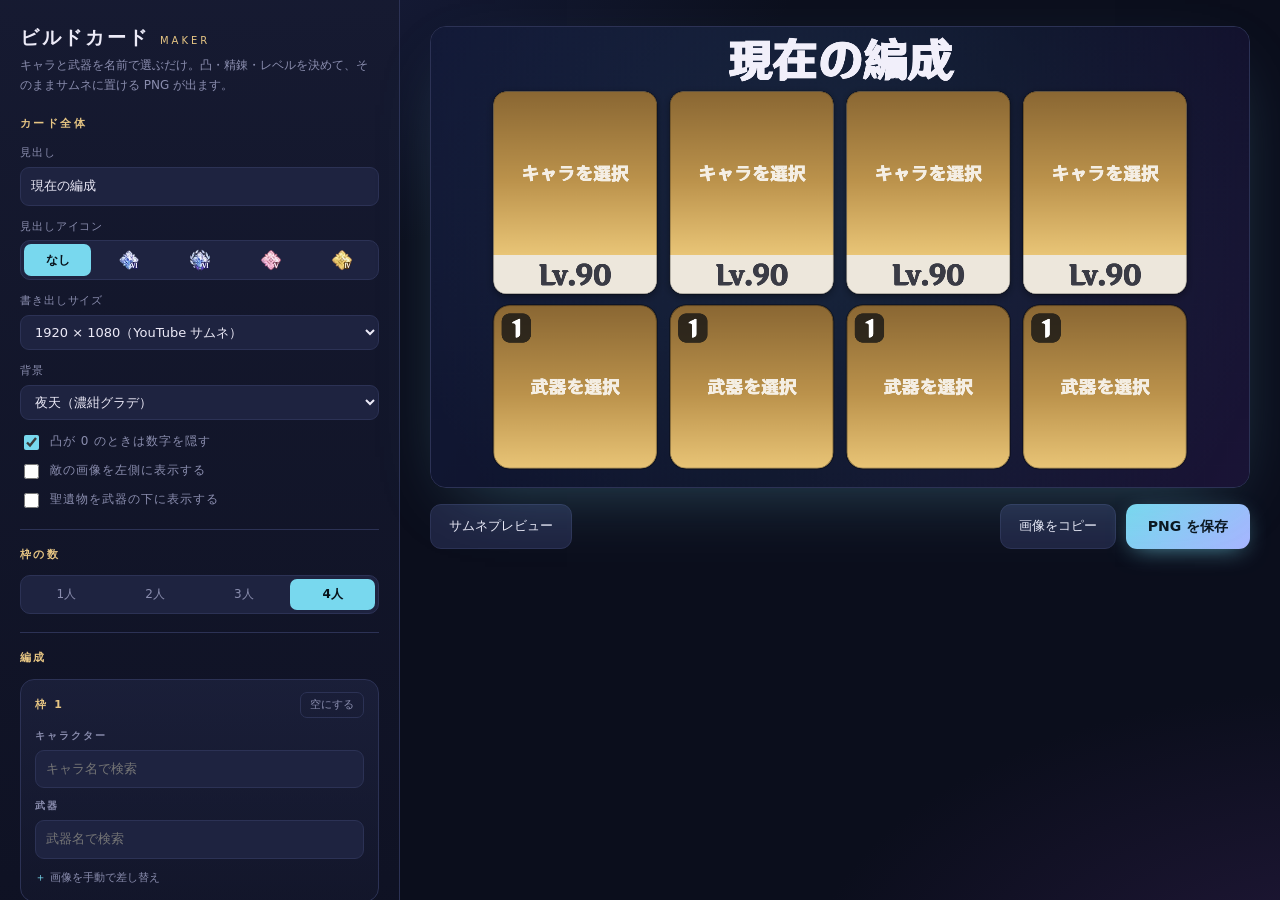
<file: build-card-maker.html>
<!DOCTYPE html>
<html lang="ja">
<head>
<meta charset="utf-8">
<meta name="viewport" content="width=device-width, initial-scale=1">
<title>ビルドカード メーカー</title>
<style>
  /* カード（キャンバス）描画用フォント。UI パネルには使いません。 */
  @font-face{ font-family:"CardFont"; src:url("./zhcn.ttf") format("truetype"); font-display:swap; }
  :root{
    --void:#0B0E1C;
    --panel:#161A31;
    --panel-2:#1E2340;
    --line:#2C3255;
    --ink:#ECEAF7;
    --muted:#8A8DAE;
    --gold:#E6C583;
    --glow:#78D8EE;
  }
  *{box-sizing:border-box}
  html,body{margin:0;height:100%}
  body{
    background:
      radial-gradient(1100px 600px at 12% -10%, #1B2246 0%, transparent 60%),
      radial-gradient(900px 500px at 105% 110%, #22183A 0%, transparent 60%),
      var(--void);
    color:var(--ink);
    font-family:"Hiragino Kaku Gothic ProN","Hiragino Sans","Yu Gothic","Noto Sans JP",system-ui,sans-serif;
    font-size:14px;
    line-height:1.6;
  }
  .wrap{display:grid;grid-template-columns:400px 1fr;min-height:100%}
  @media (max-width:900px){ .wrap{grid-template-columns:1fr} }

  /* ---- side ---- */
  .side{
    background:linear-gradient(180deg,rgba(22,26,49,.96),rgba(15,18,36,.96));
    border-right:1px solid var(--line);
    padding:22px 20px 60px;
    overflow-y:auto;
    max-height:100vh;
  }
  @media (max-width:900px){ .side{max-height:none;border-right:none;border-bottom:1px solid var(--line)} }

  .brand{display:flex;align-items:baseline;gap:10px;margin-bottom:4px}
  .brand h1{ font-size:19px;margin:0;letter-spacing:.14em;font-weight:600; }
  .brand span{font-size:10px;letter-spacing:.3em;color:var(--gold);text-transform:uppercase}
  .lede{color:var(--muted);font-size:12px;margin:0 0 20px}

  .group{border-top:1px solid var(--line);padding-top:16px;margin-top:18px}
  .group > h2{ font-size:11px;letter-spacing:.22em;color:var(--gold); margin:0 0 12px;font-weight:600; }
  label{display:block;font-size:11px;color:var(--muted);margin:0 0 5px;letter-spacing:.08em}

  input[type=text], select{
    width:100%;background:var(--panel-2);border:1px solid var(--line);
    color:var(--ink);border-radius:9px;padding:8px 10px;font:inherit;font-size:13px;
    transition:border-color .15s, box-shadow .15s;
  }
  input[type=text]:focus, select:focus{
    outline:none;border-color:var(--glow);box-shadow:0 0 0 3px rgba(120,216,238,.16);
  }
  .field{margin-bottom:12px}

  .seg{display:flex;gap:4px;background:var(--panel-2);border:1px solid var(--line);border-radius:10px;padding:3px}
  .seg button{
    flex:1;background:none;border:none;color:var(--muted);font:inherit;font-size:12px;
    padding:6px 2px;border-radius:7px;cursor:pointer;transition:.15s;
  }
  .seg button:hover{color:var(--ink)}
  .seg button[aria-pressed=true]{background:var(--glow);color:#08121A;font-weight:600}
  .seg button:focus-visible{outline:2px solid var(--glow);outline-offset:2px}

  .check{display:flex;align-items:center;gap:8px;margin-bottom:8px;color:var(--muted);font-size:12px;cursor:pointer}
  .check input{accent-color:var(--glow);width:15px;height:15px}

  /* slot cards */
  .slot{
    border:1px solid var(--line);border-radius:14px;padding:14px;margin-bottom:12px;
    background:linear-gradient(180deg,rgba(30,35,64,.7),rgba(22,26,49,.5));
  }
  .slot.focus{border-color:var(--glow);box-shadow:0 0 0 3px rgba(120,216,238,.16)}
  .slot > header{ display:flex;align-items:center;gap:8px;margin:-2px 0 10px; }
  .slot > header b{font-size:11px;letter-spacing:.2em;color:var(--gold);font-weight:600}
  .slot > header .sp{flex:1}
  .mini{
    background:none;border:1px solid var(--line);color:var(--muted);
    border-radius:7px;font:inherit;font-size:11px;padding:3px 9px;cursor:pointer;transition:.15s;
  }
  .mini:hover{border-color:var(--glow);color:var(--ink)}

  .seclabel{font-size:10px;letter-spacing:.2em;color:var(--muted);margin:10px 0 6px;font-weight:600}

  /* search */
  .search{position:relative;margin-bottom:4px}
  .s-input{width:100%}
  .results{
    position:absolute;left:0;right:0;top:calc(100% + 4px);z-index:9;
    background:var(--panel);border:1px solid var(--line);border-radius:10px;
    max-height:260px;overflow-y:auto;box-shadow:0 18px 40px -18px rgba(0,0,0,.8);
  }
  .result{display:flex;align-items:center;gap:9px;padding:7px 9px;cursor:pointer;border-bottom:1px solid rgba(255,255,255,.04)}
  .result:last-child{border-bottom:none}
  .result:hover{background:var(--panel-2)}
  .result.muted{color:var(--muted);font-size:12px;justify-content:center;cursor:default}
  .res-th{width:34px;height:34px;border-radius:8px;flex:none;background:var(--void) center/cover no-repeat;border:1px solid var(--line)}
  .res-tx{min-width:0;line-height:1.3}
  .res-tx b{display:block;font-size:12.5px;color:var(--ink);font-weight:500}
  .res-tx span{font-size:10.5px;color:var(--muted)}
  .res-tx .motif{color:var(--gold);font-style:normal;font-weight:600}
  /* レア度ラベル（暗い背景でも読める明度に調整） */
  .star{font-style:normal;font-weight:700}
  .star.s5{color:#F0C46A}
  .star.s4{color:#C6A2FF}
  .star.s3{color:#7FC9EC}

  /* selected chip */
  .chip{display:flex;align-items:center;gap:9px;padding:7px 9px;border:1px solid var(--line);border-radius:10px;background:rgba(11,14,28,.4);margin-bottom:4px}
  .chip-th{width:36px;height:36px;border-radius:8px;flex:none;background:var(--void) center/cover no-repeat;border:1px solid var(--line)}
  .chip-tx{flex:1;min-width:0;line-height:1.3}
  .chip-tx b{display:block;font-size:13px;color:var(--ink);font-weight:500;white-space:nowrap;overflow:hidden;text-overflow:ellipsis}
  .chip-tx span{font-size:10.5px;color:var(--muted)}

  /* param row */
  .prow{display:flex;gap:8px;margin:8px 0 2px}
  .prow > .lb{flex:1;min-width:0}
  .lb label{margin-bottom:4px}
  .stepper{display:flex;align-items:center;gap:5px}
  .stepper button{
    width:24px;height:26px;flex:none;border-radius:7px;border:1px solid var(--line);
    background:var(--panel-2);color:var(--ink);font:inherit;font-size:14px;cursor:pointer;line-height:1;
  }
  .stepper button:hover{border-color:var(--glow)}
  .stepper .val{
    flex:1;text-align:center;font-size:12.5px;font-variant-numeric:tabular-nums;
    background:var(--panel-2);border:1px solid var(--line);border-radius:7px;padding:3px 0;min-width:40px;
  }
  .mini-seg button{font-size:11px;padding:5px 2px}
  .lb input[type=text]{padding:6px 8px;text-align:center}

  .iconseg button{display:flex;align-items:center;justify-content:center;padding:5px 2px;min-height:32px}
  .iconseg img{width:22px;height:22px;display:block;object-fit:contain}
  .zoomrow{display:flex;align-items:center;gap:8px}
  .zoomrow input[type=range]{flex:1;min-width:0;accent-color:var(--glow)}
  .zoomval{font-size:11px;color:var(--muted);min-width:38px;text-align:right;font-variant-numeric:tabular-nums}
  .manual{margin-top:10px}
  .manual > summary{font-size:11px;color:var(--muted);cursor:pointer;list-style:none}
  .manual > summary::-webkit-details-marker{display:none}
  .manual > summary::before{content:"＋ ";color:var(--glow)}
  .manual[open] > summary::before{content:"－ "}
  .mfile{display:flex;align-items:center;justify-content:space-between;gap:8px;margin-top:8px;font-size:11px;color:var(--muted)}
  .mfile span{color:var(--ink)}
  .mfile input{font-size:11px;color:var(--muted);max-width:180px}

  /* ---- stage ---- */
  .stage{ padding:26px 30px 40px;display:flex;flex-direction:column;gap:16px;min-width:0; }
  .canvas-hold{
    position:relative;border-radius:16px;overflow:hidden;border:1px solid var(--line);
    background: repeating-conic-gradient(#171B33 0% 25%, #12162B 0% 50%) 50%/22px 22px;
    box-shadow:0 24px 70px -30px rgba(120,216,238,.35), 0 0 0 1px rgba(255,255,255,.02) inset;
  }
  #cv{display:block;width:100%;height:auto}

  .bar{display:flex;align-items:center;gap:10px;flex-wrap:wrap}
  .cta{
    border:none;border-radius:11px;padding:11px 22px;font:inherit;font-size:14px;font-weight:600;
    cursor:pointer;transition:.15s;
    background:linear-gradient(135deg,var(--glow),#A8B4FF);color:#08121A;
    box-shadow:0 6px 24px -8px rgba(120,216,238,.7);
  }
  .cta:hover{transform:translateY(-1px)}
  .ghost{
    border:1px solid var(--line);border-radius:11px;padding:11px 18px;font:inherit;font-size:13px;
    background:var(--panel-2);color:var(--ink);cursor:pointer;transition:.15s;
  }
  .ghost:hover{border-color:var(--glow)}
  button:focus-visible{outline:2px solid var(--glow);outline-offset:2px}

  .toast{
    position:fixed;left:50%;bottom:28px;transform:translate(-50%,20px);
    background:var(--panel-2);border:1px solid var(--glow);color:var(--ink);
    padding:10px 20px;border-radius:11px;font-size:13px;opacity:0;pointer-events:none;
    transition:.25s;z-index:60;
  }
  .toast.on{opacity:1;transform:translate(-50%,0)}

  /* ---- youtube preview modal ---- */
  .modal{position:fixed;inset:0;z-index:50;display:flex;align-items:center;justify-content:center;padding:24px}
  .modal[hidden]{display:none}
  .modal-bg{position:absolute;inset:0;background:rgba(4,6,14,.72);backdrop-filter:blur(3px)}
  .modal-card{
    position:relative;background:#0f0f0f;color:#f1f1f1;border:1px solid #272727;border-radius:16px;
    width:min(940px,94vw);max-height:88vh;overflow-y:auto;padding:22px 24px 26px;
    box-shadow:0 40px 120px -30px rgba(0,0,0,.9);
    font-family:"Roboto","Hiragino Kaku Gothic ProN","Noto Sans JP",system-ui,sans-serif;
  }
  .modal-x{position:absolute;top:12px;right:14px;background:none;border:none;color:#aaa;font-size:26px;cursor:pointer;line-height:1}
  .modal-x:hover{color:#fff}
  .modal-card h3{margin:0 0 4px;font-size:15px;font-weight:600;color:#fff}
  .modal-sub{margin:0 0 18px;font-size:12px;color:#aaa}
  .yt-dur{position:absolute;right:8px;bottom:8px;background:rgba(0,0,0,.8);color:#fff;font-size:12px;font-weight:600;padding:1px 6px;border-radius:5px}
  .yt-sech{font-size:12px;color:#aaa;letter-spacing:.05em;margin:0 0 10px;text-transform:uppercase}
  .yt-list{display:flex;flex-direction:column;gap:10px}
  .yt-row{display:flex;gap:10px}
  .yt-rowthumb{position:relative;width:168px;flex:none;aspect-ratio:16/9;border-radius:10px;overflow:hidden;background:#000}
  .yt-rowthumb img,.yt-rowthumb canvas{width:100%;height:100%;object-fit:contain;display:block}
  .yt-rowtx{min-width:0}
  .yt-rowtitle{font-size:13.5px;font-weight:500;color:#f1f1f1;line-height:1.3;margin-bottom:4px;
    display:-webkit-box;-webkit-line-clamp:2;-webkit-box-orient:vertical;overflow:hidden}
  .yt-rowmeta{font-size:11.5px;color:#aaa}
  @media (max-width:640px){ .yt-rowthumb{width:120px} }

  /* 検索結果ページでの見え方 */
  .yt-search{display:flex;flex-direction:column;gap:18px;margin-bottom:26px}
  .yt-srow{display:flex;gap:16px}
  .yt-sthumb{position:relative;width:360px;flex:none;aspect-ratio:16/9;border-radius:12px;overflow:hidden;background:#000}
  .yt-sthumb canvas{width:100%;height:100%;object-fit:contain;display:block}
  .yt-stx{min-width:0;padding-top:2px}
  .yt-stitle{font-size:18px;font-weight:400;color:#f1f1f1;line-height:1.4;margin-bottom:6px;
    display:-webkit-box;-webkit-line-clamp:2;-webkit-box-orient:vertical;overflow:hidden}
  .yt-smeta{font-size:12px;color:#aaa;margin-bottom:12px}
  .yt-sch{display:flex;align-items:center;gap:8px;font-size:12px;color:#aaa;margin-bottom:8px}
  .yt-sav{width:24px;height:24px;border-radius:50%;flex:none;background:linear-gradient(135deg,#78D8EE,#A8B4FF)}
  .yt-sdesc{font-size:12px;color:#aaa;line-height:1.5;
    display:-webkit-box;-webkit-line-clamp:2;-webkit-box-orient:vertical;overflow:hidden}
  @media (max-width:760px){ .yt-sthumb{width:240px} }

  @media (prefers-reduced-motion:reduce){ *{transition:none !important} }
</style>
</head>
<body>
<div class="wrap">

  <!-- ================= 操作パネル ================= -->
  <aside class="side">
    <div class="brand"><h1>ビルドカード</h1><span>maker</span></div>
    <p class="lede">キャラと武器を名前で選ぶだけ。凸・精錬・レベルを決めて、そのままサムネに置ける PNG が出ます。</p>

    <div class="group" style="border-top:none;padding-top:0;margin-top:0">
      <h2>カード全体</h2>
      <div class="field">
        <label for="title">見出し</label>
        <input type="text" id="title" value="現在の編成" placeholder="空欄でもOK">
      </div>
      <div class="field">
        <label>見出しアイコン</label>
        <div class="seg iconseg" id="titleIcon"></div>
      </div>
      <div class="field">
        <label for="size">書き出しサイズ</label>
        <select id="size">
          <option value="1920x1080">1920 × 1080（YouTube サムネ）</option>
          <option value="1280x720">1280 × 720</option>
          <option value="1200x675">1200 × 675（X 投稿）</option>
          <option value="1080x1080">1080 × 1080（正方形）</option>
          <option value="1080x1350">1080 × 1350（縦長）</option>
        </select>
      </div>
      <div class="field">
        <label for="bg">背景</label>
        <select id="bg">
          <option value="night">夜天（濃紺グラデ）</option>
          <option value="ember">残照（紫〜橙）</option>
          <option value="paper">白磁（明るめ）</option>
          <option value="ink">墨（単色）</option>
          <option value="clear">透過（イラストに重ねる用）</option>
        </select>
      </div>
      <label class="check"><input type="checkbox" id="hideZero" checked><span>凸が 0 のときは数字を隠す</span></label>
      <label class="check"><input type="checkbox" id="showEnemy"><span>敵の画像を左側に表示する</span></label>
      <label class="check"><input type="checkbox" id="showArtifact"><span>聖遺物を武器の下に表示する</span></label>
      <div id="enemyPick" hidden></div>
    </div>

    <div class="group">
      <h2>枠の数</h2>
      <div class="seg" id="countSeg"></div>
    </div>

    <div class="group">
      <h2>編成</h2>
      <div id="slots"></div>
    </div>
  </aside>

  <!-- ================= プレビュー ================= -->
  <main class="stage">
    <div class="canvas-hold">
      <canvas id="cv" width="1920" height="1080"></canvas>
    </div>
    <div class="bar">
      <button class="ghost" id="previewBtn">サムネプレビュー</button>
      <span style="flex:1"></span>
      <button class="ghost" id="copyBtn">画像をコピー</button>
      <button class="cta" id="saveBtn">PNG を保存</button>
    </div>
  </main>
</div>

<!-- YouTube サムネプレビュー -->
<div class="modal" id="ytModal" hidden>
  <div class="modal-bg" id="ytBg"></div>
  <div class="modal-card">
    <button class="modal-x" id="ytClose" aria-label="閉じる">×</button>
    <h3>YouTube サムネイル プレビュー</h3>
    <p class="modal-sub">検索結果・関連動画に並んだときの見え方の目安です。</p>
    <p class="yt-sech">検索結果での見え方</p>
    <div class="yt-search" id="ytSearch"></div>
    <p class="yt-sech">関連動画での見え方</p>
    <div class="yt-list" id="ytList"></div>
  </div>
</div>

<div class="toast" id="toast"></div>

<!-- 幻想シアターと同じ構造のフォルダに置く前提。characters / weapons / icons.elements を読み込みます -->
<script>
// master-data.js を毎回読み直す（ブラウザのキャッシュで古いデータが残るのを防ぐ）
var _v=Date.now();
document.write('<scr'+'ipt src="./master-data.js?v='+_v+'"><\/scr'+'ipt>');
document.write('<scr'+'ipt src="./card-data.js?v='+_v+'"><\/scr'+'ipt>');
</script>
<script>
/* ============================================================
   データ読み込み
   ============================================================ */
const DATA = window.GENGEKI_MASTER_DATA || {};
const CHARS = (DATA.characters || []).filter(c => c && c.name);
const CARD = window.CARD_DATA || {};           // card-data.js（聖遺物・敵・読みがな）
const WEAPONS = DATA.weapons || [];          // Notion「武器一覧」から同期
const ENEMIES = CARD.enemies || [];
const ARTIFACTS = CARD.artifacts || [];
const TITLE_ICONS = CARD.titleIcons || [];   // 見出しの先頭に付けるアイコン
const READINGS = CARD.readings || {};
// 読みがなは master-data.js（Notion の Reading 列）を優先し、無ければ card-data.js で補う
const charReading = c => c.reading || READINGS[c.id] || "";
const ELEM_ICON = (DATA.icons && DATA.icons.elements) || {};
const ELEM_LIST = DATA.elements || ["炎","水","雷","氷","風","岩","草"];

const ELEMENTS = {
  "炎":"#FF7A4D","水":"#4FB6FF","雷":"#B98BFF","氷":"#8FE3F5",
  "風":"#5FE0A8","岩":"#F0B93E","草":"#93C93B"
};

// レア度表が入るまでの暫定フォールバック（★4キャラの id）。master-data 側に rarity があればそちら優先。
const FOURSTAR = new Set([
  "amber","xiangling","bennett","xinyan","thoma","chevreuse","gamin","yanfei","nicole",
  "barbara","xingqiu","candace","chongyun","rosaria","layla","mika","freminet","diona","charlotte","kaeya",
  "iansan","ororon","sethos","dori","kukishinobu","kujousara","fischl","beidou","razor","lisa",
  "lynette","faruzan","shikanoinheizou","sayu","sucrose","kachina","yunjin","gorou","noelle","ningguang",
  "kirara","kaveh","yaoyao","collei"
]);
const charRarity = c => c.rarity || (FOURSTAR.has(c.id) ? 4 : 5);

/* ============================================================
   状態
   ============================================================ */
function newSlot(){
  return {
    char:null, charImg:null, elem:"", cons:0, level:90, rarityOverride:null,
    cz:1, cox:0, coy:0,
    weapon:null, wpImg:null, refine:1, wrarityOverride:null,
    wz:1, wox:0, woy:0,
    artifact:null, afImg:null
  };
}
const S = {
  title:"現在の編成", w:1920, h:1080, bg:"night", hideZero:true,
  enemy:null, enemyImg:null, showEnemy:false, showArtifact:false,
  enemyZ:1, enemyOX:0, enemyOY:0,   // 敵画像の拡大率と位置（枠サイズ比）
  titleIcon:null, titleIconImg:null,
  slots:[newSlot(),newSlot(),newSlot(),newSlot()], count:4
};

const slotElem   = s => s.char ? (s.char.isTraveler ? (s.elem || s.char.element) : s.char.element) : (s.elem || "");
const slotCharR  = s => s.rarityOverride  ?? (s.char   ? charRarity(s.char)        : 5);
const slotWpR    = s => s.wrarityOverride ?? (s.weapon ? (s.weapon.rarity || 5)    : 5);

const cv = document.getElementById("cv");
const ctx = cv.getContext("2d");
let hits = [];
let drag = null;

/* ============================================================
   画像ロード（キャッシュ）
   ============================================================ */
const imgCache = new Map();
function loadImg(src, cb){
  if(!src){ cb && cb(null); return; }
  let e = imgCache.get(src);
  if(e){
    if(e.ok) cb && cb(e.img);
    else if(cb) e.cbs.push(cb);
    return;
  }
  const img = new Image();
  e = { img, ok:false, cbs: cb ? [cb] : [] };
  imgCache.set(src, e);
  img.onload  = ()=>{ e.ok=true; e.cbs.forEach(f=>f(img)); e.cbs=[]; draw(); };
  img.onerror = ()=>{
    // macOS で作られたファイル名は濁点が分解形(NFD)のことがある。
    // 1度だけ NFD 表記で読み直す（例: 「夜を紡ぐ天鏡.webp」）
    const alt = src.normalize && src.normalize("NFD");
    if(alt && alt!==src && !e.retried){ e.retried=true; img.src=alt; return; }
    e.cbs.forEach(f=>f(null)); e.cbs=[];
  };
  img.src = src;
}
function cachedReady(src){ const e = imgCache.get(src); return e && e.ok ? e.img : null; }

function readImage(file, cb){
  const r = new FileReader();
  r.onload = ()=>{ const img = new Image(); img.onload = ()=>cb(img); img.src = r.result; };
  r.readAsDataURL(file);
}

/* ============================================================
   選択
   ============================================================ */
function selectChar(i, c){
  const s = S.slots[i];
  s.char = c; s.charImg = null; s.rarityOverride = null;
  s.elem = c.isTraveler ? c.element : "";
  s.level = c.level || 90; s.cz=1; s.cox=0; s.coy=0;
  // 武器種が合わなくなったら武器を外す
  const type = c.tags && c.tags.weapon;
  if(s.weapon && type && s.weapon.type && s.weapon.type !== type){ s.weapon=null; s.wpImg=null; }
  loadImg(c.image, img=>{ s.charImg = img; draw(); });
  buildSlots(); draw();
}
function selectEnemy(e){
  S.enemy=e; S.enemyImg=null;
  resetEnemyView();
  if(e) loadImg(e.image, img=>{ S.enemyImg=img; draw(); });
  buildSlots(); draw();
}
function resetEnemyView(){ S.enemyZ=1; S.enemyOX=0; S.enemyOY=0; }

function selectArtifact(i, a){
  const s=S.slots[i];
  s.artifact=a; s.afImg=null;
  if(a) loadImg(a.image, img=>{ s.afImg=img; draw(); });
  buildSlots(); draw();
}
function selectWeapon(i, w){
  const s = S.slots[i];
  s.weapon = w; s.wpImg = null; s.refine = 1; s.wrarityOverride = null;
  s.wz=1; s.wox=0; s.woy=0;
  loadImg(w.image, img=>{ s.wpImg = img; draw(); });
  buildSlots(); draw();
}

/* ============================================================
   UI 構築
   ============================================================ */
const seg = document.getElementById("countSeg");
[1,2,3,4].forEach(n=>{
  const b = document.createElement("button");
  b.textContent = n + "人";
  b.setAttribute("aria-pressed", n===S.count);
  b.onclick = ()=>{
    S.count = n;
    [...seg.children].forEach((c,i)=>c.setAttribute("aria-pressed", i+1===n));
    buildSlots(); draw();
  };
  seg.appendChild(b);
});

function buildSlots(){
  const host = document.getElementById("slots");
  host.innerHTML = "";
  for(let i=0;i<S.count;i++) host.appendChild(slotUI(i));
}

function sectionLabel(txt){ const d=document.createElement("div"); d.className="seclabel"; d.textContent=txt; return d; }
function labeled(txt, node){
  const d=document.createElement("div"); d.className="lb";
  const l=document.createElement("label"); l.textContent=txt;
  d.append(l,node); return d;
}
// ★5=金 / ★4=紫 / ★3=青 の色付きラベル
function starTag(r){
  const n = r>=5 ? 5 : (r>=4 ? 4 : 3);
  return `<i class="star s${n}">★${n}</i>`;
}
function resultHTML(src,name,meta){
  return `<div class="res-th" style="background-image:url('${src||""}')"></div>`+
         `<div class="res-tx"><b>${name}</b><span>${meta||""}</span></div>`;
}
function selectedChip(src,name,meta,onChange){
  const d=document.createElement("div"); d.className="chip";
  d.innerHTML = `<div class="chip-th" style="background-image:url('${src||""}')"></div>`+
                `<div class="chip-tx"><b>${name}</b><span>${meta||""}</span></div>`;
  const b=document.createElement("button"); b.className="mini"; b.textContent="変更"; b.onclick=onChange;
  d.appendChild(b); return d;
}
function makeSearch(opts){
  const wrap=document.createElement("div"); wrap.className="search";
  const input=document.createElement("input"); input.type="text"; input.placeholder=opts.placeholder;
  const res=document.createElement("div"); res.className="results"; res.hidden=true;
  wrap.append(input,res);
  function render(){
    const q=input.value.trim();
    const list=opts.list().filter(it=> !q || opts.text(it).includes(q));
    res.innerHTML="";
    if(list.length===0){
      const m=document.createElement("div"); m.className="result muted";
      m.textContent = opts.empty || "該当なし"; res.appendChild(m); res.hidden=false; return;
    }
    list.forEach(it=>{
      const r=document.createElement("div"); r.className="result"; r.innerHTML=opts.item(it);
      r.onmousedown = e=>{ e.preventDefault(); opts.pick(it); };
      res.appendChild(r);
    });
    res.hidden=false;
  }
  input.oninput=render; input.onfocus=render;
  input.onblur=()=>setTimeout(()=>res.hidden=true,120);
  return wrap;
}
function stepper(val,min,max,fmt,onchange){
  const wrap=document.createElement("div"); wrap.className="stepper";
  const dec=document.createElement("button"); dec.textContent="−";
  const v=document.createElement("span"); v.className="val"; v.textContent=fmt(val);
  const inc=document.createElement("button"); inc.textContent="＋";
  let cur=val;
  dec.onclick=()=>{ cur=Math.max(min,cur-1); v.textContent=fmt(cur); onchange(cur); };
  inc.onclick=()=>{ cur=Math.min(max,cur+1); v.textContent=fmt(cur); onchange(cur); };
  wrap.append(dec,v,inc); return wrap;
}
// 実際に存在するレベル：1〜90 と 95・100
const LEVELS=(()=>{ const a=[100,95]; for(let v=90;v>=1;v--) a.push(v); return a; })();
function levelSelect(s){
  const sel=document.createElement("select");
  LEVELS.forEach(v=>{ const o=document.createElement("option"); o.value=v; o.textContent="Lv."+v; sel.appendChild(o); });
  sel.value=String(s.level);
  sel.onchange=()=>{ s.level=+sel.value; draw(); };
  return sel;
}
function elemSelect(s){
  const sel=document.createElement("select");
  ELEM_LIST.forEach(e=>{ const o=document.createElement("option"); o.value=e; o.textContent=e; sel.appendChild(o); });
  sel.value=slotElem(s);
  sel.onchange=()=>{ s.elem=sel.value; draw(); };
  return sel;
}
function manualUploads(i){
  const s=S.slots[i];
  const d=document.createElement("details"); d.className="manual";
  const sum=document.createElement("summary"); sum.textContent="画像を手動で差し替え"; d.appendChild(sum);
  const mk=(txt,kind)=>{
    const f=document.createElement("label"); f.className="mfile";
    const sp=document.createElement("span"); sp.textContent=txt; f.appendChild(sp);
    const inp=document.createElement("input"); inp.type="file"; inp.accept="image/*";
    inp.onchange=()=>{ const file=inp.files[0]; if(!file) return; readImage(file,img=>{
      if(kind==="char"){ s.charImg=img; s.cz=1; s.cox=0; s.coy=0; }
      else if(kind==="af"){ s.afImg=img; }
      else { s.wpImg=img; s.wz=1; s.wox=0; s.woy=0; }
      draw();
    }); };
    f.appendChild(inp); return f;
  };
  d.append(mk("キャラ画像","char"), mk("武器画像","wp"));
  if(S.showArtifact) d.appendChild(mk("聖遺物画像","af"));
  return d;
}

// 敵の画像を手動で差し替え
function enemyManualUpload(){
  const d=document.createElement("details"); d.className="manual";
  const sum=document.createElement("summary"); sum.textContent="画像を手動で差し替え"; d.appendChild(sum);
  const f=document.createElement("label"); f.className="mfile";
  const sp=document.createElement("span"); sp.textContent="敵画像"; f.appendChild(sp);
  const inp=document.createElement("input"); inp.type="file"; inp.accept="image/*";
  inp.onchange=()=>{ const file=inp.files[0]; if(!file) return; readImage(file,img=>{ S.enemyImg=img; resetEnemyView(); buildEnemyPick(); draw(); }); };
  f.appendChild(inp); d.appendChild(f);
  return d;
}

function slotUI(i){
  const s=S.slots[i];
  const el=document.createElement("div"); el.className="slot"; el.dataset.slot=i;

  const head=document.createElement("header");
  head.innerHTML=`<b>枠 ${i+1}</b><span class="sp"></span>`;
  const clr=document.createElement("button"); clr.className="mini"; clr.textContent="空にする";
  clr.onclick=()=>{ S.slots[i]=newSlot(); buildSlots(); draw(); };
  head.appendChild(clr); el.appendChild(head);

  // ---- キャラ ----
  el.appendChild(sectionLabel("キャラクター"));
  if(s.char){
    el.appendChild(selectedChip(s.char.image, s.char.name, slotElem(s)+" ・ "+starTag(slotCharR(s)),
      ()=>{ s.char=null; s.charImg=null; buildSlots(); draw(); }));
    const row=document.createElement("div"); row.className="prow";
    row.appendChild(labeled("凸", stepper(s.cons,0,6,v=>v+"凸",v=>{s.cons=v;draw();})));
    row.appendChild(labeled("Lv.", levelSelect(s)));
    el.appendChild(row);
    if(s.char.isTraveler) el.appendChild(labeled("元素（主人公）", elemSelect(s)));
  } else {
    const sc=makeSearch({
      placeholder:"キャラ名で検索",
      list:()=>CHARS, text:c=>c.name+" "+charReading(c)+" "+(c.id||""),
      item:c=>resultHTML(c.image,c.name,c.element+" ・ "+starTag(charRarity(c))),
      pick:c=>selectChar(i,c),
      empty: CHARS.length? "該当なし" : "キャラデータ未読み込み"
    });
    sc.dataset.kind="char"; el.appendChild(sc);
  }

  // ---- 武器 ----
  el.appendChild(sectionLabel("武器"));
  const type = s.char && s.char.tags ? s.char.tags.weapon : null;
  if(s.weapon){
    el.appendChild(selectedChip(s.weapon.image, s.weapon.name,
      (s.weapon.type||"")+" ・ "+starTag(slotWpR(s)),
      ()=>{ s.weapon=null; s.wpImg=null; buildSlots(); draw(); }));
    const row=document.createElement("div"); row.className="prow";
    row.appendChild(labeled("精錬", stepper(s.refine,1,5,v=>"R"+v,v=>{s.refine=v;draw();})));
    el.appendChild(row);
  } else {
    const charName = s.char ? s.char.name : null;
    const isMotif = w => !!charName && w.motif===charName;
    const sw=makeSearch({
      placeholder: type ? (type+"を名前で検索") : "武器名で検索",
      list:()=> WEAPONS.filter(w=> !type || w.type===type)
                       // モチーフ武器を最優先、次にレア度の高い順
                       .sort((a,b)=> (isMotif(b)-isMotif(a)) || ((b.rarity||0)-(a.rarity||0))),
      text:w=>w.name+" "+(w.reading||""),
      item:w=>resultHTML(w.image, w.name,
              starTag(w.rarity||5)+" ・ "+(w.type||"")+(isMotif(w)?' ・ <i class="motif">モチーフ</i>':"")),
      pick:w=>selectWeapon(i,w),
      empty: WEAPONS.length ? "該当なし（下の「手動で差し替え」から画像を入れられます）"
                            : "武器データ未登録（手動で差し替えを使ってください）"
    });
    sw.dataset.kind="wp"; el.appendChild(sw);
  }

  // ---- 聖遺物（表示ONのときだけ） ----
  if(S.showArtifact){
    el.appendChild(sectionLabel("聖遺物"));
    if(s.artifact){
      el.appendChild(selectedChip(s.artifact.image, s.artifact.name, "",
        ()=>{ s.artifact=null; s.afImg=null; buildSlots(); draw(); }));
    } else {
      const sa=makeSearch({
        placeholder:"聖遺物セット名で検索",
        list:()=>ARTIFACTS, text:a=>a.name,
        item:a=>resultHTML(a.image,a.name,""),
        pick:a=>selectArtifact(i,a),
        empty: ARTIFACTS.length? "該当なし" : "聖遺物データ未登録"
      });
      sa.dataset.kind="af"; el.appendChild(sa);
    }
  }

  el.appendChild(manualUploads(i));
  return el;
}

// 全体設定
document.getElementById("title").oninput  = e=>{ S.title=e.target.value; draw(); };
(function buildTitleIconButtons(){
  const host=document.getElementById("titleIcon");
  const mk=t=>{
    const b=document.createElement("button");
    b.type="button";
    b.title = t ? t.name : "アイコンなし";     // 画像だけなので名前はツールチップで出す
    if(t){
      const im=document.createElement("img");
      im.src=t.image; im.alt=t.name; b.appendChild(im);
    } else {
      b.textContent="なし";
    }
    b.setAttribute("aria-pressed", t ? (S.titleIcon && S.titleIcon.id===t.id) : !S.titleIcon);
    b.onclick=()=>{
      [...host.children].forEach(c=>c.setAttribute("aria-pressed", c===b));
      S.titleIcon=t; S.titleIconImg=null;
      if(t) loadImg(t.image, img=>{ S.titleIconImg=img; draw(); });
      draw();
    };
    return b;
  };
  host.appendChild(mk(null));
  TITLE_ICONS.forEach(t=>host.appendChild(mk(t)));
})();
document.getElementById("bg").onchange    = e=>{ S.bg=e.target.value; draw(); };
document.getElementById("hideZero").onchange = e=>{ S.hideZero=e.target.checked; draw(); };
document.getElementById("showEnemy").onchange = e=>{
  S.showEnemy=e.target.checked; document.getElementById("enemyPick").hidden=!S.showEnemy;
  buildEnemyPick(); draw();
};
document.getElementById("showArtifact").onchange = e=>{ S.showArtifact=e.target.checked; buildSlots(); draw(); };

// 敵の選択UI
function buildEnemyPick(){
  const host=document.getElementById("enemyPick"); host.innerHTML="";
  if(!S.showEnemy) return;
  host.appendChild(sectionLabel("敵"));
  if(S.enemy){
    host.appendChild(selectedChip(S.enemy.image, S.enemy.name, "",
      ()=>{ S.enemy=null; S.enemyImg=null; buildEnemyPick(); draw(); }));
  } else {
    const se=makeSearch({
      placeholder:"敵の名前で検索",
      list:()=>ENEMIES, text:e=>e.name,
      item:e=>resultHTML(e.image,e.name,""),
      pick:e=>{ selectEnemy(e); buildEnemyPick(); },
      empty: ENEMIES.length? "該当なし" : "敵データ未読み込み"
    });
    se.dataset.kind="enemy"; host.appendChild(se);
  }
  if(S.enemy || S.enemyImg) host.appendChild(enemyViewControls());
  host.appendChild(enemyManualUpload());
}

// 敵画像の「大きさ」調整とリセット（ドラッグでも動かせる）
function enemyViewControls(){
  const wrap=document.createElement("div"); wrap.className="lb";
  const lab=document.createElement("label");
  lab.textContent="大きさ（枠の中でドラッグすると位置を動かせます）";
  const row=document.createElement("div"); row.className="zoomrow";
  const sl=document.createElement("input");
  sl.type="range"; sl.min="30"; sl.max="300"; sl.step="1";
  sl.value=String(Math.round(S.enemyZ*100));
  sl.oninput=()=>{ S.enemyZ=+sl.value/100; val.textContent=sl.value+"%"; draw(); };
  const val=document.createElement("span"); val.className="zoomval";
  val.textContent=Math.round(S.enemyZ*100)+"%";
  const rs=document.createElement("button"); rs.className="mini"; rs.textContent="リセット";
  rs.onclick=()=>{ resetEnemyView(); syncEnemyControls(); draw(); };
  row.append(sl,val,rs);
  wrap.append(lab,row);
  wrap.dataset.role="enemyview";
  return wrap;
}

// ドラッグやホイールで変えた値をスライダー表示に反映する
function syncEnemyControls(){
  const w=document.querySelector('[data-role="enemyview"]'); if(!w) return;
  const sl=w.querySelector("input[type=range]"), val=w.querySelector(".zoomval");
  if(sl)  sl.value=String(Math.round(S.enemyZ*100));
  if(val) val.textContent=Math.round(S.enemyZ*100)+"%";
}
document.getElementById("size").onchange  = e=>{
  const [w,h]=e.target.value.split("x").map(Number);
  S.w=w; S.h=h; cv.width=w; cv.height=h; draw();
};

/* ============================================================
   描画ヘルパ
   ============================================================ */
const F = '"CardFont","Hiragino Kaku Gothic ProN","Hiragino Sans","Yu Gothic","Noto Sans JP",sans-serif';

function rr(x,y,w,h,r){
  ctx.beginPath();
  if(ctx.roundRect) ctx.roundRect(x,y,w,h,r);
  else {
    ctx.moveTo(x+r,y); ctx.arcTo(x+w,y,x+w,y+h,r); ctx.arcTo(x+w,y+h,x,y+h,r);
    ctx.arcTo(x,y+h,x,y,r); ctx.arcTo(x,y,x+w,y,r); ctx.closePath();
  }
}
// 角ごとに丸みを指定できる矩形  radii=[左上,右上,右下,左下]
function rrc(x,y,w,h,radii){
  const [tl,tr,br,bl]=radii;
  ctx.beginPath();
  if(ctx.roundRect){ ctx.roundRect(x,y,w,h,radii); return; }
  ctx.moveTo(x+tl,y);
  ctx.lineTo(x+w-tr,y); ctx.arcTo(x+w,y,x+w,y+tr,tr);
  ctx.lineTo(x+w,y+h-br); ctx.arcTo(x+w,y+h,x+w-br,y+h,br);
  ctx.lineTo(x+bl,y+h); ctx.arcTo(x,y+h,x,y+h-bl,bl);
  ctx.lineTo(x,y+tl); ctx.arcTo(x,y,x+tl,y,tl);
  ctx.closePath();
}
function fitText(text,maxW,startPx,weight){
  let px=startPx;
  while(px>10){ ctx.font=`${weight} ${px}px ${F}`; if(ctx.measureText(text).width<=maxW) break; px-=1; }
  return px;
}
// 実際の字面（グリフの上端〜下端）の中心を cy に合わせて描く。
// textBaseline:"middle" はフォントのメトリクス依存でズレるため、こちらを使う。
function drawTextCentered(text,cx,cy){
  ctx.textAlign="center"; ctx.textBaseline="alphabetic";
  const m=ctx.measureText(text);
  const a=m.actualBoundingBoxAscent||0, d=m.actualBoundingBoxDescent||0;
  ctx.fillText(text, cx, cy+(a-d)/2);
}
function centerText(text,cx,y,maxW,startPx,weight,color){
  if(!text) return;
  fitText(text,maxW,startPx,weight);
  ctx.fillStyle=color;
  drawTextCentered(text,cx,y);
}
// 見出し。アイコンがあれば「アイコン＋テキスト」をひとまとまりで中央に置く。
function drawTitle(text, cx, cy, maxW, px, color){
  const icon = S.titleIconImg;
  if(!text && !icon) return;
  const ih = px*1.12;                                  // アイコンの高さは文字に合わせる
  const iw = icon ? ih*(icon.width/icon.height) : 0;
  const gap = (icon && text) ? px*0.28 : 0;
  const size = text ? fitText(text, Math.max(10, maxW-iw-gap), px, "700") : px;
  ctx.font = `700 ${size}px ${F}`;
  const tw = text ? ctx.measureText(text).width : 0;
  const left = cx - (iw+gap+tw)/2;
  if(icon) ctx.drawImage(icon, left, cy-ih/2, iw, ih);
  if(text){
    ctx.fillStyle = color;
    drawTextCentered(text, left+iw+gap+tw/2, cy);
  }
}

function fillRarity(x,y,w,h,rarity){
  const g=ctx.createLinearGradient(x,y,x,y+h);
  if(rarity>=5){ g.addColorStop(0,"#8A6733"); g.addColorStop(.55,"#BC934C"); g.addColorStop(1,"#E9C577"); }
  else if(rarity>=4){ g.addColorStop(0,"#463C69"); g.addColorStop(.55,"#6B5D93"); g.addColorStop(1,"#9787BA"); }
  else { g.addColorStop(0,"#3B7C9E"); g.addColorStop(.55,"#63A9C9"); g.addColorStop(1,"#9AD2E6"); }
  ctx.fillStyle=g; ctx.fillRect(x,y,w,h);
}
function coverInto(img,x,y,w,h,z,ox,oy){
  const k=Math.max(w/img.width,h/img.height)*z;
  const dw=img.width*k, dh=img.height*k;
  ctx.drawImage(img, x+(w-dw)/2+ox*w, y+(h-dh)/2+oy*h, dw, dh);
}
function containInto(img,x,y,w,h,pad){
  const s=Math.min((w*(1-pad))/img.width,(h*(1-pad))/img.height);
  const dw=img.width*s, dh=img.height*s;
  ctx.drawImage(img, x+(w-dw)/2, y+(h-dh)/2, dw, dh);
}

// 数字バッジ  hi:true=黄背景/橙字, false=黒背景/白字（背景は約80%不透明）
function roundBadge(bx,by,side,num,hi,scale){
  rr(bx,by,side,side,side*0.28);
  ctx.fillStyle = hi ? "rgba(245,200,66,.8)" : "rgba(20,20,20,.8)"; ctx.fill();
  ctx.font=`800 ${Math.round(side*0.56*(scale||1))}px ${F}`;
  ctx.fillStyle = hi ? "#C4561A" : "#FFFFFF";
  drawTextCentered(String(num), bx+side/2, by+side/2);
}
// 元素アイコン（左上・背景なし・影付き・大きめ）
function elementBadge(elem,x,y,w,h){
  if(!elem) return;
  const side=Math.min(w,h)*0.24, m=w*0.025, bx=x+m, by=y+m;
  const ic=ELEM_ICON[elem];
  const ready = ic ? cachedReady(ic) : null;
  if(ic && !ready) loadImg(ic,null);
  ctx.save();
  ctx.shadowColor="rgba(0,0,0,.6)"; ctx.shadowBlur=side*0.22; ctx.shadowOffsetY=side*0.06;
  if(ready){ ctx.drawImage(ready, bx, by, side, side); }
  else { ctx.font=`700 ${Math.round(side*0.72)}px ${F}`; ctx.fillStyle=(ELEMENTS[elem]||"#fff"); ctx.textAlign="left"; ctx.textBaseline="top"; ctx.fillText(elem, bx, by); }
  ctx.restore();
}
// レベル帯（カード下半分。上辺は角丸なし＝アートと隙間なく連結、下辺だけ角丸）
function levelPlate(text,x,artBottom,w,r,color){
  const ph=w*PLATE_H_R, cx=x+w/2;
  rrc(x, artBottom, w, ph, [0,0,r,r]);
  ctx.fillStyle="#EDE7DC"; ctx.fill();
  fitText(text, w*0.86, Math.round(ph*0.66), "700");
  ctx.fillStyle=color||"#3A3B45";
  drawTextCentered(text, cx, artBottom+ph/2);
  return artBottom;
}

function theme(){
  const light = S.bg==="paper";
  return { light, ink: light?"#1A1B2E":"#F1EFFA", gold: light?"#B08A34":"#E6C583" };
}
function paintBG(){
  ctx.clearRect(0,0,S.w,S.h);
  if(S.bg==="clear") return;
  if(S.bg==="ink"){ ctx.fillStyle="#101223"; ctx.fillRect(0,0,S.w,S.h); return; }
  let g=ctx.createLinearGradient(0,0,S.w,S.h);
  if(S.bg==="night"){ g.addColorStop(0,"#131A38"); g.addColorStop(.55,"#0D1128"); g.addColorStop(1,"#1A1436"); }
  else if(S.bg==="ember"){ g.addColorStop(0,"#2A1740"); g.addColorStop(.6,"#3A1C36"); g.addColorStop(1,"#4A2A22"); }
  else { g.addColorStop(0,"#F6F4EF"); g.addColorStop(1,"#E7E4F0"); }
  ctx.fillStyle=g; ctx.fillRect(0,0,S.w,S.h);
  if(S.bg!=="paper"){
    const r=ctx.createRadialGradient(S.w*.5,S.h*.42,0,S.w*.5,S.h*.42,S.w*.55);
    r.addColorStop(0,"rgba(120,216,238,.10)"); r.addColorStop(1,"rgba(120,216,238,0)");
    ctx.fillStyle=r; ctx.fillRect(0,0,S.w,S.h);
  }
}

/* ============================================================
   メイン描画：上段=キャラ（アート枠＋Lvプレート）/ 下段=武器（正方形）
   ============================================================ */
const ART_ASPECT=1.0;    // アート部分の縦横比（1:1）
const PLATE_H_R=0.24;    // Lv帯の高さ（×カード幅）
const BADGE_R=0.18;      // 凸／精錬バッジの一辺（×カード幅・キャラと武器で共通）
const BADGE_M=0.05;      // バッジの余白（×カード幅）
const NUM_SCALE=1.35;    // 凸／精錬バッジの数字の拡大倍率（キャラ・武器共通）
const ENEMY_W=1.60;      // 敵カードの幅（×カード幅）
const ARTIFACT_H=0.62;   // 聖遺物カードの高さ（×カード幅）

function draw(){
  const t=theme(); hits=[]; paintBG();

  const n=S.count, cols=n;
  const pad=S.w*0.04;
  const headH= (S.title || S.titleIcon) ? S.h*0.14 : S.h*0.04;

  drawTitle(S.title, S.w/2, headH*0.5, S.w-pad*2, Math.round(S.h*0.098), t.ink);

  const areaY=headH, areaH=S.h-headH-S.h*0.04;
  const gapX=S.w*0.016, gapY=S.h*0.024;

  // 1列あたりの高さ（アート＋Lv帯 ／ 武器 ／ 任意で聖遺物）
  const charBlock=ART_ASPECT + PLATE_H_R;
  let stack=charBlock + 1;                       // キャラ + 武器(正方形)
  if(S.showArtifact) stack += ARTIFACT_H;        // + 聖遺物
  const gapsY = S.showArtifact ? gapY*2 : gapY;

  // 敵カラムぶんを引いた幅で列幅を決める
  const enemyUnits = S.showEnemy ? ENEMY_W : 0;  // 敵の幅＝colW×ENEMY_W
  const gapCount   = S.showEnemy ? cols : cols-1;
  const availW = S.w - pad*2 - gapX*gapCount;
  const colWByW = availW/(cols + enemyUnits);
  const colWByH = (areaH - gapsY)/stack;
  const colW = Math.min(colWByW, colWByH);

  const charH=colW*charBlock;
  const stackH=colW*stack + gapsY;
  const enemyW=colW*ENEMY_W;
  const gridW=colW*cols + gapX*(cols-1) + (S.showEnemy ? enemyW+gapX : 0);
  const startX=(S.w-gridW)/2, startY=areaY+(areaH-stackH)/2;

  let x0=startX;
  if(S.showEnemy){
    drawEnemyCard(startX, startY, enemyW, stackH);
    x0 = startX + enemyW + gapX;
  }

  for(let i=0;i<n;i++){
    const x=x0+i*(colW+gapX);
    drawCharCard(S.slots[i], i, x, startY, colW);
    const wy=startY+charH+gapY;
    drawWeaponCard(S.slots[i], i, x, wy, colW, colW);
    if(S.showArtifact) drawArtifactCard(S.slots[i], i, x, wy+colW+gapY, colW, colW*ARTIFACT_H);
  }
}

// 敵カード（左側・縦長）
function drawEnemyCard(x, y, w, h){
  const r=w*0.06;
  ctx.save(); rrc(x,y,w,h,[r,r,r,r]); ctx.clip();
  const g=ctx.createLinearGradient(x,y,x,y+h);
  g.addColorStop(0,"#3A2036"); g.addColorStop(1,"#1C1430");
  ctx.fillStyle=g; ctx.fillRect(x,y,w,h);
  if(S.enemyImg) coverInto(S.enemyImg, x,y,w,h, S.enemyZ, S.enemyOX, S.enemyOY);
  ctx.restore();
  if(!S.enemyImg) centerText(S.enemy?"画像なし":"敵を選択", x+w/2, y+h*0.5, w*0.82, Math.round(w*0.09), "600", "rgba(255,255,255,.85)");
  ctx.strokeStyle="rgba(0,0,0,.30)"; ctx.lineWidth=Math.max(2,w*0.007); rrc(x,y,w,h,[r,r,r,r]); ctx.stroke();
  hits.push({x,y,w,h,slot:-1,kind:"enemy"});
}

// 聖遺物カード（キャラ列の3段目）
function drawArtifactCard(s, idx, x, y, w, h){
  const r=w*0.08;
  ctx.save(); rrc(x,y,w,h,[r,r,r,r]); ctx.clip();
  const g=ctx.createLinearGradient(x,y,x,y+h);
  g.addColorStop(0,"#2A2742"); g.addColorStop(1,"#1A1830");
  ctx.fillStyle=g; ctx.fillRect(x,y,w,h);
  if(s.afImg) containInto(s.afImg, x,y,w,h, 0.16);
  ctx.restore();
  if(!s.afImg) centerText(s.artifact? s.artifact.name : "聖遺物", x+w/2, y+h*0.5, w*0.84, Math.round(w*0.11), "600", "rgba(255,255,255,.85)");
  ctx.strokeStyle="rgba(0,0,0,.30)"; ctx.lineWidth=Math.max(2,w*0.009); rrc(x,y,w,h,[r,r,r,r]); ctx.stroke();
  hits.push({x,y,w,h,slot:idx,kind:"af"});
}

function drawCharCard(s, idx, x, y, w){
  const artH=w*ART_ASPECT, artBottom=y+artH;
  const cardH=artH + w*PLATE_H_R;
  const r=w*0.08, rarity=slotCharR(s), elem=slotElem(s);

  // カード全体の影
  ctx.save();
  ctx.shadowColor="rgba(0,0,0,.38)"; ctx.shadowBlur=w*0.05; ctx.shadowOffsetY=w*0.014;
  rrc(x,y,w,cardH,[r,r,r,r]); ctx.fillStyle="#EDE7DC"; ctx.fill();
  ctx.restore();

  // アート（上side だけ角丸、下辺はフラットに切る）
  ctx.save(); rrc(x,y,w,artH,[r,r,0,0]); ctx.clip();
  fillRarity(x,y,w,artH,rarity);
  if(s.charImg) coverInto(s.charImg, x,y,w,artH, s.cz, s.cox, s.coy);
  ctx.restore();
  if(!s.charImg) centerText(s.char?"画像なし":"キャラを選択", x+w/2, y+artH*0.5, w*0.82, Math.round(w*0.11), "600", "rgba(255,255,255,.85)");

  elementBadge(elem, x, y, w, artH);

  // Lv帯（下辺だけ角丸。アートと隙間なく連結）。95/100 は文字色を変える
  const lvColor = (+s.level===100 || +s.level===95) ? "rgb(142,94,97)" : "#3A3B45";
  levelPlate("Lv."+(s.level||""), x, artBottom, w, r, lvColor);

  // 凸バッジ（アート内の左下。Lv帯には重ねない）
  if(!(s.cons===0 && S.hideZero)){
    const side=w*BADGE_R;
    roundBadge(x+w*BADGE_M, artBottom - side - w*BADGE_M, side, s.cons, s.cons===6, NUM_SCALE);
  }

  // カード全体の外枠
  ctx.strokeStyle="rgba(0,0,0,.30)"; ctx.lineWidth=Math.max(2,w*0.009);
  rrc(x,y,w,cardH,[r,r,r,r]); ctx.stroke();

  hits.push({x, y, w, h:cardH, slot:idx, kind:"char"});
}

function drawWeaponCard(s, idx, x, y, w, h){
  const r=w*0.10, rarity=slotWpR(s);

  ctx.save(); rr(x,y,w,h,r); ctx.clip();
  fillRarity(x,y,w,h,rarity);
  if(s.wpImg) containInto(s.wpImg, x,y,w,h, 0.14);
  ctx.restore();

  if(!s.wpImg) centerText(s.weapon?"画像なし":"武器を選択", x+w/2, y+h*0.5, w*0.82, Math.round(w*0.11), "600", "rgba(255,255,255,.85)");

  { const side=w*BADGE_R; roundBadge(x+w*BADGE_M, y+w*BADGE_M, side, s.refine, s.refine===5, NUM_SCALE); }

  ctx.strokeStyle="rgba(0,0,0,.32)"; ctx.lineWidth=Math.max(2,w*0.012); rr(x,y,w,h,r); ctx.stroke();
  hits.push({x,y,w,h,slot:idx,kind:"wp"});
}

/* ============================================================
   カードをクリック → 左パネルの該当枠へスクロール
   ============================================================ */
function toCanvas(e){
  const b=cv.getBoundingClientRect();
  return { x:(e.clientX-b.left)*(cv.width/b.width), y:(e.clientY-b.top)*(cv.height/b.height) };
}
function hitAt(p){
  for(let i=hits.length-1;i>=0;i--){
    const h=hits[i];
    if(p.x>=h.x && p.x<=h.x+h.w && p.y>=h.y && p.y<=h.y+h.h) return h;
  }
  return null;
}
// 左パネルの該当枠を中央に寄せる
function scrollSlotIntoView(el){
  const side=document.querySelector(".side");
  const max=side.scrollHeight-side.clientHeight;
  const top=Math.max(0, Math.min(max,
    side.scrollTop + (el.getBoundingClientRect().top - side.getBoundingClientRect().top)
    - Math.max(0,(side.clientHeight-el.offsetHeight)/2)));
  const from=side.scrollTop;
  side.scrollTo({top, behavior:"smooth"});
  // スムーズスクロールが効かない環境向けのフォールバック
  setTimeout(()=>{
    if(Math.abs(side.scrollTop-from)<2 && Math.abs(top-from)>2) side.scrollTop=top;
  }, 250);
}
cv.addEventListener("click", e=>{
  if(enemyDrag && enemyDrag.moved) return;   // 敵画像を動かした直後はスクロールしない
  const h=hitAt(toCanvas(e)); if(!h) return;
  if(h.slot===-1){                       // 敵カード
    const ep=document.getElementById("enemyPick");
    if(ep && !ep.hidden){
      scrollSlotIntoView(ep);
      const ei=ep.querySelector(".search input");
      if(ei) setTimeout(()=>ei.focus({preventScroll:true}),260);
    }
    return;
  }
  const el=document.querySelector(`.slot[data-slot="${h.slot}"]`); if(!el) return;
  scrollSlotIntoView(el);
  document.querySelectorAll(".slot.focus").forEach(n=>n.classList.remove("focus"));
  el.classList.add("focus");
  clearTimeout(el._ft); el._ft=setTimeout(()=>el.classList.remove("focus"), 1600);
  // 該当セクション（キャラ／武器）の検索欄が出ていればフォーカス
  const inp=el.querySelector(`.search[data-kind="${h.kind}"] input`);
  if(inp) setTimeout(()=>inp.focus({preventScroll:true}), 260);
});
/* ---- 敵画像を枠内でドラッグ移動 / ホイールで拡大縮小 ---- */
let enemyDrag=null;

cv.addEventListener("mousedown", e=>{
  if(!S.enemyImg) return;
  const p=toCanvas(e), h=hitAt(p);
  if(!h || h.kind!=="enemy") return;
  enemyDrag={ sx:p.x, sy:p.y, ox:S.enemyOX, oy:S.enemyOY, w:h.w, h:h.h, moved:false };
  e.preventDefault();
});
window.addEventListener("mousemove", e=>{
  if(!enemyDrag) return;
  const p=toCanvas(e);
  const dx=(p.x-enemyDrag.sx)/enemyDrag.w, dy=(p.y-enemyDrag.sy)/enemyDrag.h;
  if(Math.abs(p.x-enemyDrag.sx)>3 || Math.abs(p.y-enemyDrag.sy)>3) enemyDrag.moved=true;
  S.enemyOX=enemyDrag.ox+dx; S.enemyOY=enemyDrag.oy+dy;
  draw();
});
window.addEventListener("mouseup", ()=>{
  if(!enemyDrag) return;
  const moved=enemyDrag.moved;
  // click イベントの後に解除する（動かしたときだけスクロールを抑える）
  setTimeout(()=>{ enemyDrag=null; }, 0);
  if(moved) syncEnemyControls();
});
cv.addEventListener("wheel", e=>{
  if(!S.enemyImg) return;
  const h=hitAt(toCanvas(e));
  if(!h || h.kind!=="enemy") return;
  e.preventDefault();
  const k = e.deltaY<0 ? 1.08 : 1/1.08;
  S.enemyZ = Math.max(0.3, Math.min(3, S.enemyZ*k));
  syncEnemyControls(); draw();
}, {passive:false});

cv.addEventListener("mousemove", e=>{
  if(enemyDrag){ cv.style.cursor="grabbing"; return; }
  const h=hitAt(toCanvas(e));
  cv.style.cursor = h ? (h.kind==="enemy" && S.enemyImg ? "grab" : "pointer") : "default";
});

/* ============================================================
   YouTube サムネプレビュー（canvas を複製描画するので file:// でも動く）
   ============================================================ */
const ytModal=document.getElementById("ytModal");
function paintThumb(canvas, W, H){
  canvas.width=W; canvas.height=H;
  const c=canvas.getContext("2d");
  c.fillStyle="#000"; c.fillRect(0,0,W,H);
  const s=Math.min(W/cv.width, H/cv.height);
  const dw=cv.width*s, dh=cv.height*s;
  c.drawImage(cv, (W-dw)/2, (H-dh)/2, dw, dh);
}
function openPreview(){
  const title=S.title || "原神 螺旋 編成紹介";
  // 検索結果ページでの見え方（サムネ 360px 相当）
  const sc=document.getElementById("ytSearch"); sc.innerHTML="";
  const srows=[
    {m:"2万 回視聴 ・ 5 日前",   d:"今回の編成とビルドを解説しています。チャンネル登録もよろしくお願いします。"},
    {m:"8,432 回視聴 ・ 2 日前", d:"装備・凸数・聖遺物の構成をまとめました。参考になれば嬉しいです。"}
  ];
  srows.forEach(r=>{
    const row=document.createElement("div"); row.className="yt-srow";
    row.innerHTML=`<div class="yt-sthumb"><canvas></canvas><span class="yt-dur">6:24</span></div>`+
      `<div class="yt-stx"><div class="yt-stitle">${title}</div>`+
      `<div class="yt-smeta">${r.m}</div>`+
      `<div class="yt-sch"><span class="yt-sav"></span>あなたのチャンネル</div>`+
      `<div class="yt-sdesc">${r.d}</div></div>`;
    sc.appendChild(row);
    paintThumb(row.querySelector("canvas"), 720, 405);
  });

  const list=document.getElementById("ytList"); list.innerHTML="";
  const rows=[
    {t:title, m:"あなたのチャンネル ・ 8,432 回視聴 ・ 2 日前"},
    {t:(title.length>10?title.slice(0,10)+"…":title)+" 解説", m:"あなたのチャンネル ・ 1.5万 回視聴 ・ 1 週間前"}
  ];
  rows.forEach(r=>{
    const row=document.createElement("div"); row.className="yt-row";
    row.innerHTML=`<div class="yt-rowthumb"><canvas></canvas></div>`+
                  `<div class="yt-rowtx"><div class="yt-rowtitle">${r.t}</div><div class="yt-rowmeta">${r.m}</div></div>`;
    list.appendChild(row);
    paintThumb(row.querySelector("canvas"), 336, 189);
  });
  ytModal.hidden=false;
}
function closePreview(){ ytModal.hidden=true; }
document.getElementById("previewBtn").onclick=openPreview;
document.getElementById("ytClose").onclick=closePreview;
document.getElementById("ytBg").onclick=closePreview;
window.addEventListener("keydown", e=>{ if(e.key==="Escape") closePreview(); });

/* ============================================================
   書き出し
   ============================================================ */
function toast(msg){
  const el=document.getElementById("toast");
  el.textContent=msg; el.classList.add("on");
  clearTimeout(el._t); el._t=setTimeout(()=>el.classList.remove("on"),2000);
}
document.getElementById("saveBtn").onclick=()=>{
  try{
    const a=document.createElement("a");
    a.download=(S.title||"build-card").replace(/[\\/:*?"<>|]/g,"_")+".png";
    a.href=cv.toDataURL("image/png"); a.click();
    toast("PNG を保存しました");
  }catch{ toast("ファイルを直接開くと保存できません。start.command でサーバー起動 か 公開ページから保存してください"); }
};
document.getElementById("copyBtn").onclick=async()=>{
  try{
    const blob=await new Promise((res,rej)=>cv.toBlob(b=>b?res(b):rej(),"image/png"));
    await navigator.clipboard.write([new ClipboardItem({"image/png":blob})]);
    toast("画像をコピーしました");
  }catch{ toast("ファイルを直接開くとコピーできません。start.command でサーバー起動 か 公開ページを使ってください"); }
};

buildSlots();
buildEnemyPick();
draw();
// フォント読み込み後に再描画（初回はフォールバックで描かれるため）
if(document.fonts && document.fonts.load){
  document.fonts.load('64px "CardFont"').then(()=>draw()).catch(()=>{});
}
</script>
</body>
</html>
</file>
